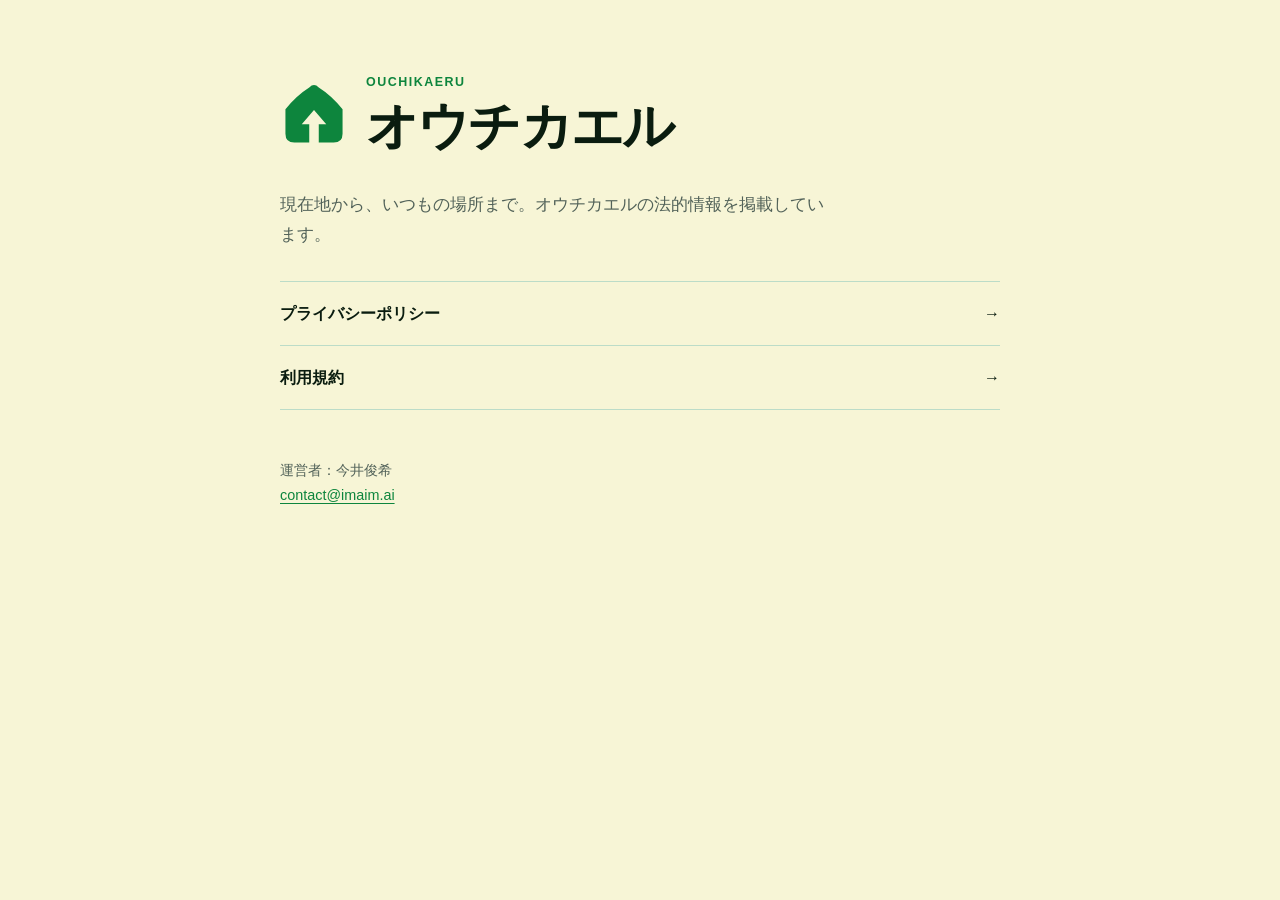
<file: docs/index.html>
<!doctype html>
<html lang="ja">
<head>
  <meta charset="utf-8">
  <meta name="viewport" content="width=device-width, initial-scale=1">
  <meta name="description" content="オウチカエルのプライバシーポリシーと利用規約">
  <title>オウチカエル｜法的情報</title>
  <link rel="stylesheet" href="legal.css">
</head>
<body>
  <main>
    <header class="brand">
      <svg class="mark" viewBox="0 0 100 100" aria-hidden="true">
        <path d="M8 43Q24 23 43 11Q50 4 57 11Q76 23 92 43V79Q92 92 79 92H21Q8 92 8 79Z"/>
        <path class="route" d="M43 100V65H32L50 44L68 65H57V100Z"/>
      </svg>
      <div><p class="eyebrow">OUCHIKAERU</p><h1>オウチカエル</h1></div>
    </header>
    <p class="lead">現在地から、いつもの場所まで。オウチカエルの法的情報を掲載しています。</p>
    <nav aria-label="法的情報">
      <a href="privacy.html"><span>プライバシーポリシー</span><span aria-hidden="true">→</span></a>
      <a href="terms.html"><span>利用規約</span><span aria-hidden="true">→</span></a>
    </nav>
    <footer>運営者：今井俊希<br><a href="mailto:contact@imaim.ai">contact@imaim.ai</a></footer>
  </main>
</body>
</html>
</file>
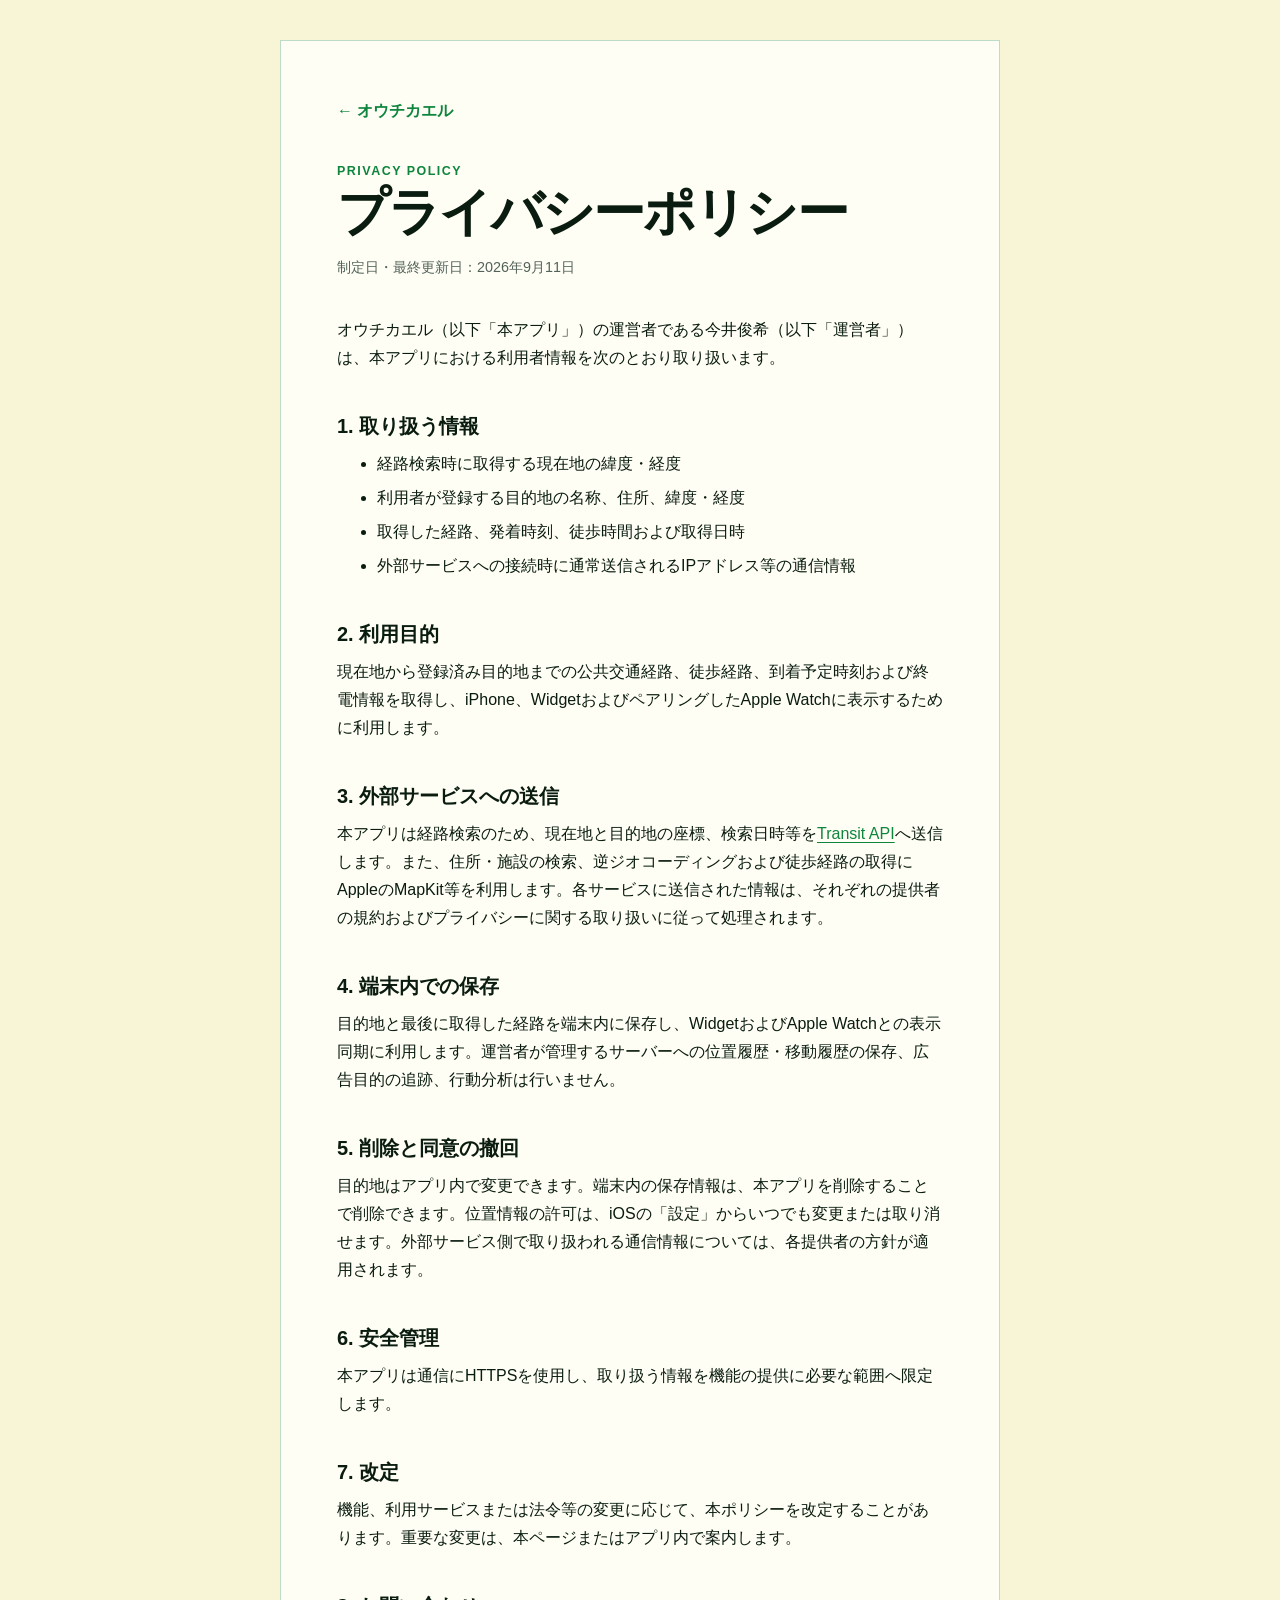
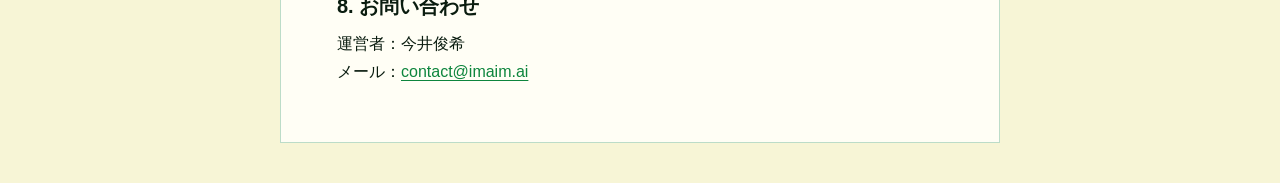
<file: docs/privacy.html>
<!doctype html>
<html lang="ja">
<head>
  <meta charset="utf-8">
  <meta name="viewport" content="width=device-width, initial-scale=1">
  <meta name="description" content="オウチカエルのプライバシーポリシー">
  <title>プライバシーポリシー｜オウチカエル</title>
  <link rel="stylesheet" href="legal.css">
</head>
<body>
  <main class="document">
    <a class="back" href="index.html">← オウチカエル</a>
    <p class="eyebrow">PRIVACY POLICY</p>
    <h1>プライバシーポリシー</h1>
    <p class="updated">制定日・最終更新日：2026年9月11日</p>

    <p>オウチカエル（以下「本アプリ」）の運営者である今井俊希（以下「運営者」）は、本アプリにおける利用者情報を次のとおり取り扱います。</p>

    <h2>1. 取り扱う情報</h2>
    <ul>
      <li>経路検索時に取得する現在地の緯度・経度</li>
      <li>利用者が登録する目的地の名称、住所、緯度・経度</li>
      <li>取得した経路、発着時刻、徒歩時間および取得日時</li>
      <li>外部サービスへの接続時に通常送信されるIPアドレス等の通信情報</li>
    </ul>

    <h2>2. 利用目的</h2>
    <p>現在地から登録済み目的地までの公共交通経路、徒歩経路、到着予定時刻および終電情報を取得し、iPhone、WidgetおよびペアリングしたApple Watchに表示するために利用します。</p>

    <h2>3. 外部サービスへの送信</h2>
    <p>本アプリは経路検索のため、現在地と目的地の座標、検索日時等を<a href="https://api.transit.ls8h.com/">Transit API</a>へ送信します。また、住所・施設の検索、逆ジオコーディングおよび徒歩経路の取得にAppleのMapKit等を利用します。各サービスに送信された情報は、それぞれの提供者の規約およびプライバシーに関する取り扱いに従って処理されます。</p>

    <h2>4. 端末内での保存</h2>
    <p>目的地と最後に取得した経路を端末内に保存し、WidgetおよびApple Watchとの表示同期に利用します。運営者が管理するサーバーへの位置履歴・移動履歴の保存、広告目的の追跡、行動分析は行いません。</p>

    <h2>5. 削除と同意の撤回</h2>
    <p>目的地はアプリ内で変更できます。端末内の保存情報は、本アプリを削除することで削除できます。位置情報の許可は、iOSの「設定」からいつでも変更または取り消せます。外部サービス側で取り扱われる通信情報については、各提供者の方針が適用されます。</p>

    <h2>6. 安全管理</h2>
    <p>本アプリは通信にHTTPSを使用し、取り扱う情報を機能の提供に必要な範囲へ限定します。</p>

    <h2>7. 改定</h2>
    <p>機能、利用サービスまたは法令等の変更に応じて、本ポリシーを改定することがあります。重要な変更は、本ページまたはアプリ内で案内します。</p>

    <h2>8. お問い合わせ</h2>
    <p>運営者：今井俊希<br>メール：<a href="mailto:contact@imaim.ai">contact@imaim.ai</a></p>
  </main>
</body>
</html>
</file>
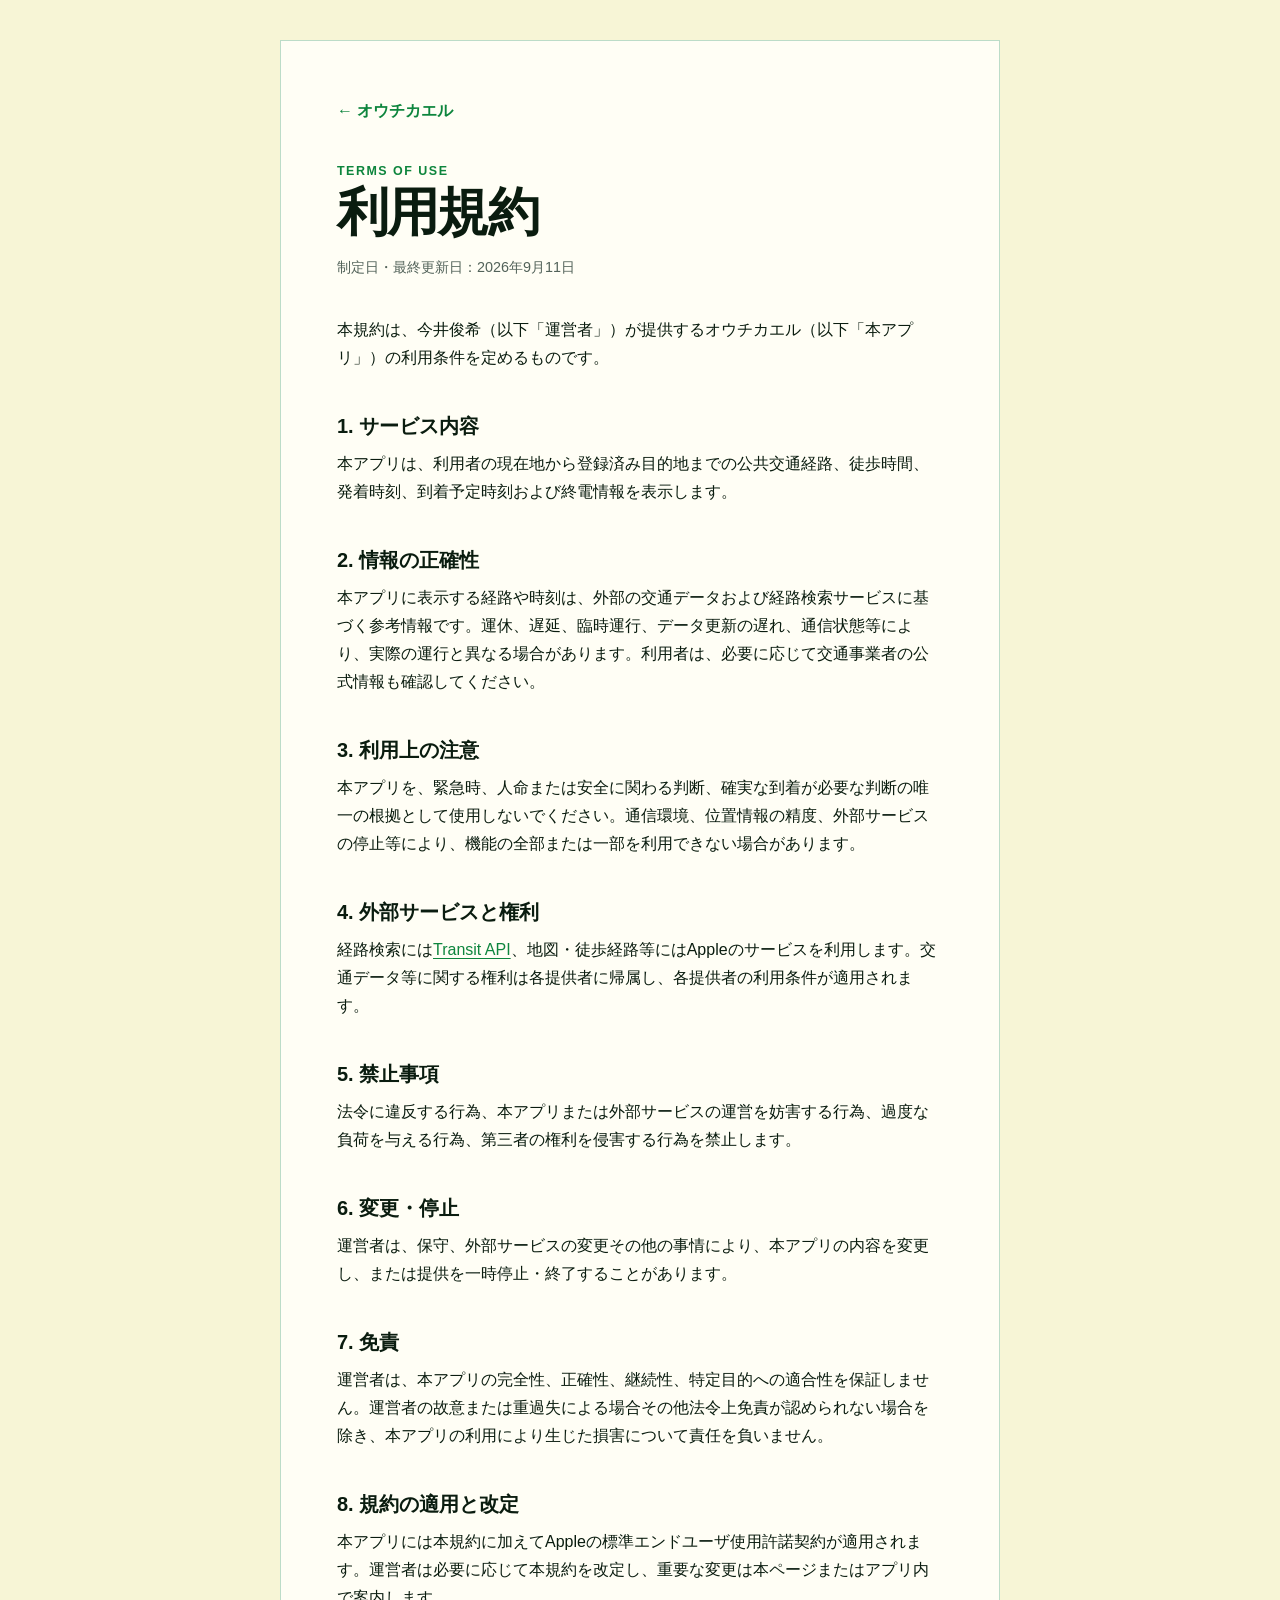
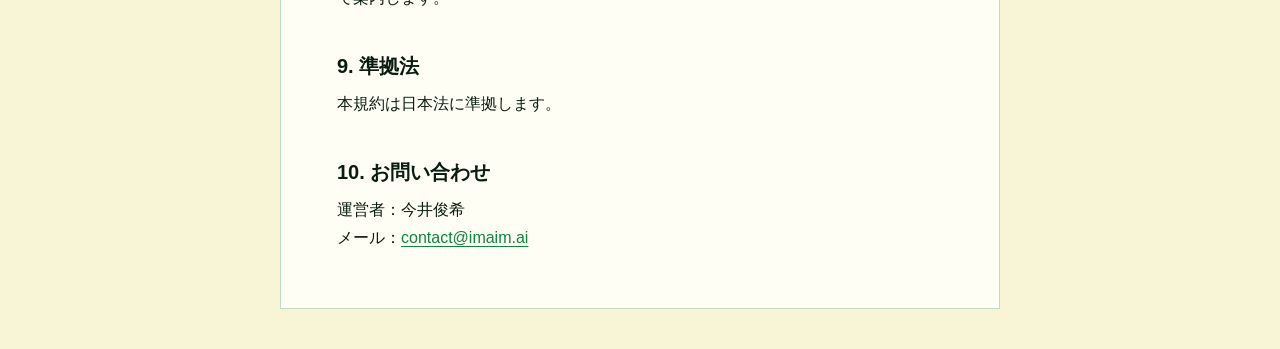
<file: docs/terms.html>
<!doctype html>
<html lang="ja">
<head>
  <meta charset="utf-8">
  <meta name="viewport" content="width=device-width, initial-scale=1">
  <meta name="description" content="オウチカエルの利用規約">
  <title>利用規約｜オウチカエル</title>
  <link rel="stylesheet" href="legal.css">
</head>
<body>
  <main class="document">
    <a class="back" href="index.html">← オウチカエル</a>
    <p class="eyebrow">TERMS OF USE</p>
    <h1>利用規約</h1>
    <p class="updated">制定日・最終更新日：2026年9月11日</p>

    <p>本規約は、今井俊希（以下「運営者」）が提供するオウチカエル（以下「本アプリ」）の利用条件を定めるものです。</p>

    <h2>1. サービス内容</h2>
    <p>本アプリは、利用者の現在地から登録済み目的地までの公共交通経路、徒歩時間、発着時刻、到着予定時刻および終電情報を表示します。</p>

    <h2>2. 情報の正確性</h2>
    <p>本アプリに表示する経路や時刻は、外部の交通データおよび経路検索サービスに基づく参考情報です。運休、遅延、臨時運行、データ更新の遅れ、通信状態等により、実際の運行と異なる場合があります。利用者は、必要に応じて交通事業者の公式情報も確認してください。</p>

    <h2>3. 利用上の注意</h2>
    <p>本アプリを、緊急時、人命または安全に関わる判断、確実な到着が必要な判断の唯一の根拠として使用しないでください。通信環境、位置情報の精度、外部サービスの停止等により、機能の全部または一部を利用できない場合があります。</p>

    <h2>4. 外部サービスと権利</h2>
    <p>経路検索には<a href="https://api.transit.ls8h.com/">Transit API</a>、地図・徒歩経路等にはAppleのサービスを利用します。交通データ等に関する権利は各提供者に帰属し、各提供者の利用条件が適用されます。</p>

    <h2>5. 禁止事項</h2>
    <p>法令に違反する行為、本アプリまたは外部サービスの運営を妨害する行為、過度な負荷を与える行為、第三者の権利を侵害する行為を禁止します。</p>

    <h2>6. 変更・停止</h2>
    <p>運営者は、保守、外部サービスの変更その他の事情により、本アプリの内容を変更し、または提供を一時停止・終了することがあります。</p>

    <h2>7. 免責</h2>
    <p>運営者は、本アプリの完全性、正確性、継続性、特定目的への適合性を保証しません。運営者の故意または重過失による場合その他法令上免責が認められない場合を除き、本アプリの利用により生じた損害について責任を負いません。</p>

    <h2>8. 規約の適用と改定</h2>
    <p>本アプリには本規約に加えてAppleの標準エンドユーザ使用許諾契約が適用されます。運営者は必要に応じて本規約を改定し、重要な変更は本ページまたはアプリ内で案内します。</p>

    <h2>9. 準拠法</h2>
    <p>本規約は日本法に準拠します。</p>

    <h2>10. お問い合わせ</h2>
    <p>運営者：今井俊希<br>メール：<a href="mailto:contact@imaim.ai">contact@imaim.ai</a></p>
  </main>
</body>
</html>
</file>
<file: docs/legal.css>
:root {
  color-scheme: light dark;
  --green: #0d853d;
  --ink: #0a1c0f;
  --cream: #f7f5d6;
  --surface: #fffef5;
  --line: #bcdcc8;
  --muted: #526259;
}

* { box-sizing: border-box; }

body {
  margin: 0;
  background: var(--cream);
  color: var(--ink);
  font-family: -apple-system, BlinkMacSystemFont, "Helvetica Neue", sans-serif;
  line-height: 1.75;
}

main {
  width: min(720px, calc(100% - 40px));
  margin: 0 auto;
  padding: 72px 0 56px;
}

.brand { display: flex; align-items: center; gap: 18px; }
.mark { width: 68px; height: 68px; fill: var(--green); flex: 0 0 auto; }
.mark .route { fill: var(--cream); }
.eyebrow { margin: 0 0 3px; color: var(--green); font-size: .78rem; font-weight: 700; letter-spacing: .12em; }
h1 { margin: 0; font-size: clamp(2rem, 7vw, 3.25rem); line-height: 1.15; letter-spacing: -.035em; }
.lead { margin: 32px 0; max-width: 34rem; color: var(--muted); font-size: 1.08rem; }

nav { border-top: 1px solid var(--line); }
nav a {
  display: flex;
  justify-content: space-between;
  align-items: center;
  min-height: 64px;
  border-bottom: 1px solid var(--line);
  color: var(--ink);
  font-weight: 700;
  text-decoration: none;
}
a { color: var(--green); text-underline-offset: 3px; }
footer { margin-top: 48px; color: var(--muted); font-size: .9rem; }

.document { background: var(--surface); padding: 56px; margin-top: 40px; margin-bottom: 40px; border: 1px solid var(--line); }
.document .back { display: inline-block; margin-bottom: 36px; font-weight: 650; text-decoration: none; }
.document .updated { margin: 12px 0 36px; color: var(--muted); font-size: .9rem; }
.document h2 { margin: 40px 0 10px; font-size: 1.25rem; line-height: 1.4; }
.document p, .document ul { margin: 0; }
.document li + li { margin-top: 6px; }

@media (max-width: 600px) {
  main { padding-top: 40px; }
  .document { width: 100%; margin: 0; padding: 36px 22px 52px; border: 0; }
}

@media (prefers-color-scheme: dark) {
  :root { --ink: #edf5ef; --cream: #101712; --surface: #151f18; --line: #31543c; --muted: #a9b8ae; }
}
</file>
